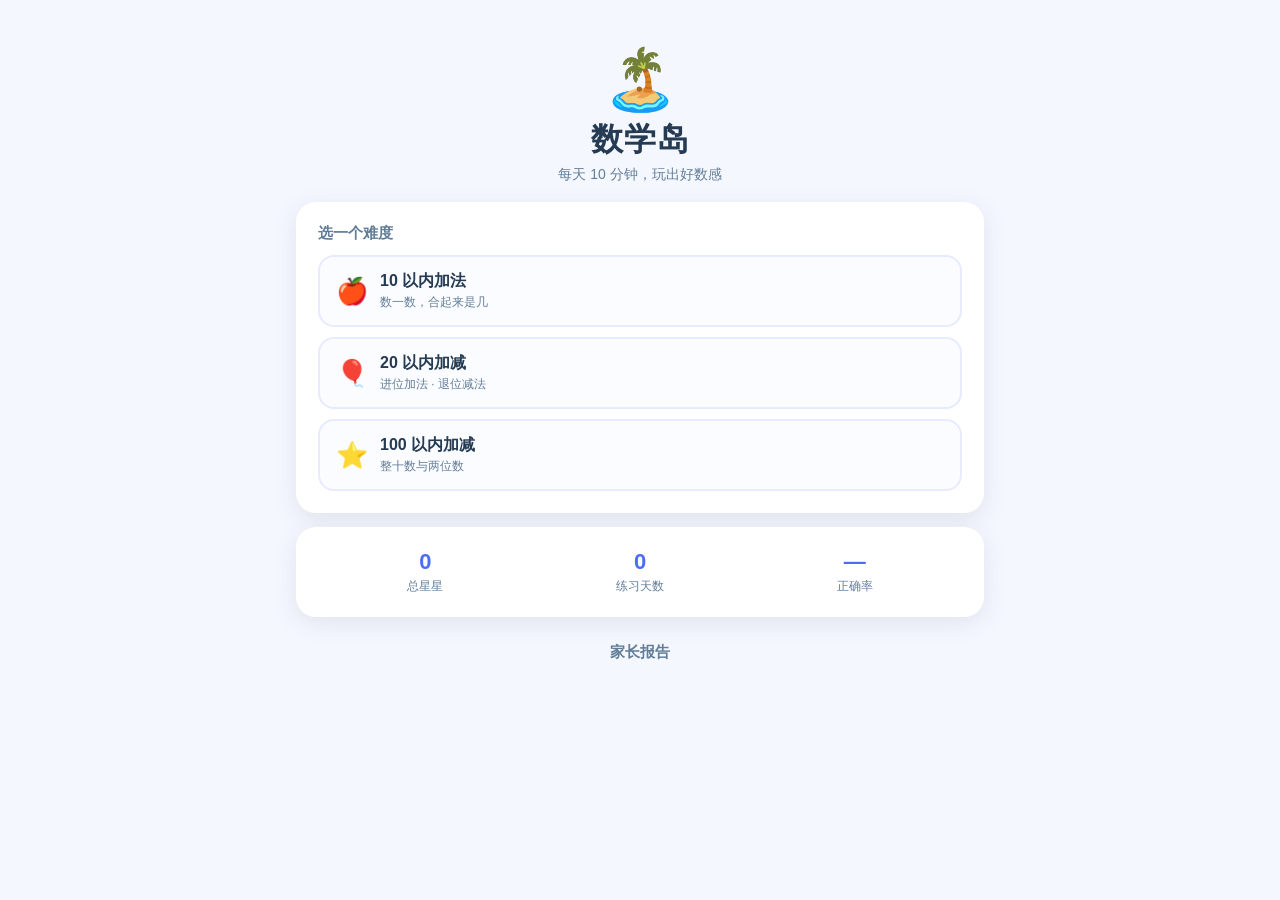
<file: index.html>
<!DOCTYPE html>
<html lang="zh-CN">
<head>
<meta charset="UTF-8">
<meta name="viewport" content="width=device-width, initial-scale=1.0, maximum-scale=1.0, user-scalable=no, viewport-fit=cover">
<meta name="theme-color" content="#4c6ef5">
<meta name="apple-mobile-web-app-capable" content="yes">
<meta name="apple-mobile-web-app-status-bar-style" content="default">
<meta name="apple-mobile-web-app-title" content="数学岛">
<title>数学岛 · 数感训练</title>
<link rel="manifest" href="manifest.json">
<link rel="apple-touch-icon" href="icon.svg">
<link rel="stylesheet" href="styles.css">
</head>
<body>

<div id="app">

  <!-- ========== 首页 ========== -->
  <section id="view-home" class="view active">
    <header class="hero">
      <div class="logo">🏝️</div>
      <h1>数学岛</h1>
      <p class="sub">每天 10 分钟，玩出好数感</p>
    </header>

    <div class="card">
      <h2 class="card-title">选一个难度</h2>
      <div class="level-list" id="levelList"><!-- JS 注入 --></div>
    </div>

    <div class="card stats-card">
      <div class="stat"><span class="stat-num" id="homeStars">0</span><span class="stat-lbl">总星星</span></div>
      <div class="stat"><span class="stat-num" id="homeDays">0</span><span class="stat-lbl">练习天数</span></div>
      <div class="stat"><span class="stat-num" id="homeAcc">—</span><span class="stat-lbl">正确率</span></div>
    </div>
    <button class="btn btn-ghost" id="btnParent">家长报告</button>
  </section>

  <!-- ========== 答题 ========== -->
  <section id="view-quiz" class="view">
    <header class="quiz-bar">
      <button class="icon-btn" id="btnQuit" aria-label="退出">✕</button>
      <div class="progress-wrap"><div class="progress" id="progress"></div></div>
      <div class="star-counter">⭐ <span id="quizStars">0</span></div>
    </header>

    <div class="quiz-body">
      <div class="stage-tag" id="stageTag">数一数</div>
      <div class="question" id="question"><!-- 题目区 --></div>
      <div class="hint-bar" id="hintBar"></div>
    </div>

    <div class="answers" id="answers"><!-- 选项 --></div>
    <div class="feedback" id="feedback"></div>
  </section>

  <!-- ========== 结算 ========== -->
  <section id="view-result" class="view">
    <div class="result-card">
      <div class="result-emoji" id="resultEmoji">🎉</div>
      <h2 id="resultTitle">真棒！</h2>
      <div class="result-stars" id="resultStars">⭐⭐⭐</div>
      <p class="result-sub" id="resultSub"></p>
      <button class="btn btn-primary" id="btnAgain">再来一轮</button>
      <button class="btn btn-ghost" id="btnBackHome">回到首页</button>
    </div>
  </section>

  <!-- ========== 家长报告 ========== -->
  <section id="view-parent" class="view">
    <header class="hero small">
      <h1>家长报告</h1>
    </header>
    <div class="card" id="parentStats"></div>
    <div class="card" id="parentDaily"></div>
    <button class="btn btn-ghost" id="btnParentBack">返回</button>
    <button class="btn btn-danger" id="btnReset">清空记录</button>
  </section>

</div>

<script src="hint.js"></script>
<script src="app.js"></script>
</body>
</html>
</file>
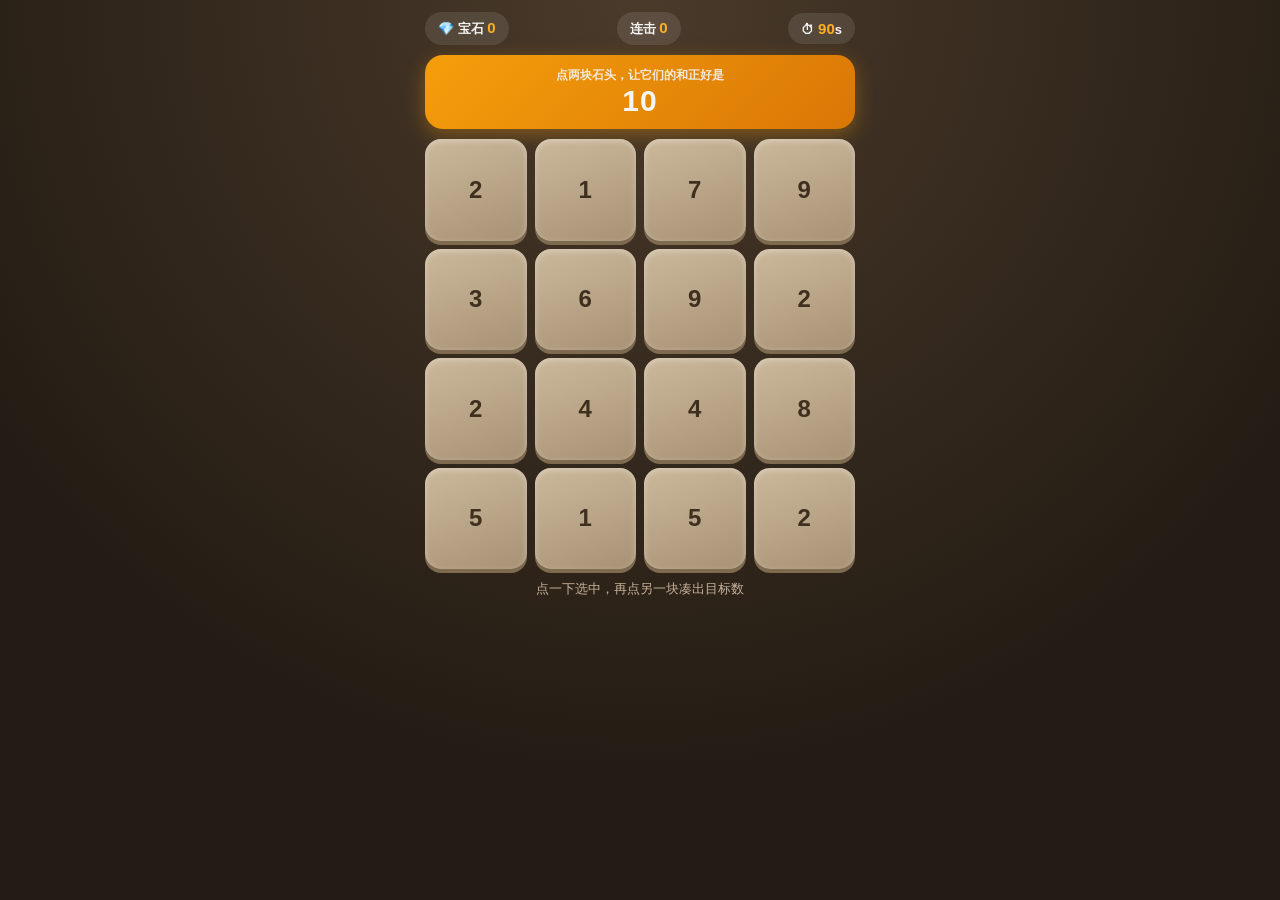
<file: demo-mine.html>
<!DOCTYPE html>
<html lang="zh-CN">
<head>
<meta charset="UTF-8">
<meta name="viewport" content="width=device-width,initial-scale=1,maximum-scale=1,user-scalable=no,viewport-fit=cover">
<meta name="theme-color" content="#2b2118">
<title>宝石矿工 · 玩法原型</title>
<style>
:root{--g:#22c55e;--g2:#16a34a;--amber:#ffb020;--red:#ef4444;--ink:#f5f5f4}
*{box-sizing:border-box;-webkit-tap-highlight-color:transparent}
html,body{height:100%}
body{
  margin:0;padding:12px;
  font-family:-apple-system,BlinkMacSystemFont,"PingFang SC","Microsoft YaHei",sans-serif;
  background:radial-gradient(circle at 50% 0%,#4a3a2a 0%,#241c14 70%);
  color:var(--ink);user-select:none;
  display:flex;flex-direction:column;align-items:center;gap:10px;
  min-height:100%;overscroll-behavior:none;
}
.bar{
  width:100%;max-width:430px;display:flex;justify-content:space-between;
  align-items:center;gap:8px;font-size:13px;font-weight:800;
}
.bar .pill{background:rgba(255,255,255,.1);padding:7px 13px;border-radius:99px;white-space:nowrap}
.bar .pill b{color:var(--amber);font-size:15px}
.bar .time.low b{color:var(--red);animation:blink .7s infinite}
@keyframes blink{50%{opacity:.35}}

.goal{
  width:100%;max-width:430px;text-align:center;
  background:linear-gradient(135deg,#f59e0b,#d97706);
  border-radius:18px;padding:12px;box-shadow:0 6px 20px rgba(245,158,11,.35);
}
.goal .t{font-size:12px;font-weight:800;opacity:.9}
.goal .n{font-size:30px;font-weight:900;line-height:1.1;letter-spacing:1px}

.board{
  width:100%;max-width:430px;display:grid;gap:8px;
  grid-template-columns:repeat(4,1fr);
}
.rock{
  aspect-ratio:1;border:none;border-radius:16px;cursor:pointer;
  font-family:inherit;font-size:clamp(17px,5vw,24px);font-weight:900;
  color:#3f2f1f;
  background:linear-gradient(160deg,#cbb89a,#a89275);
  box-shadow:0 4px 0 #7d6a4f,inset 0 2px 6px rgba(255,255,255,.35);
  display:flex;align-items:center;justify-content:center;
  transition:transform .1s,box-shadow .1s,filter .15s;
  touch-action:manipulation;
}
.rock:active{transform:translateY(2px);box-shadow:0 2px 0 #7d6a4f}
.rock.sel{
  background:linear-gradient(160deg,#5eead4,#14b8a6);color:#04332c;
  box-shadow:0 0 0 4px #14b8a6,0 4px 0 #0f766e;transform:translateY(2px) scale(1.04);
}
.rock.gem{background:linear-gradient(160deg,#5eead4,#22d3ee);box-shadow:0 0 22px #22d3ee}
.rock.bad{background:linear-gradient(160deg,#fca5a5,#ef4444);animation:shk .38s}
@keyframes shk{0%,100%{transform:translateX(0)}25%{transform:translateX(-6px)}75%{transform:translateX(6px)}}
.rock.empty{background:rgba(255,255,255,.05);box-shadow:none;cursor:default}

.tip{width:100%;max-width:430px;text-align:center;font-size:12.5px;color:#c7b299;line-height:1.6;min-height:20px}
.combo{
  position:fixed;left:50%;top:26%;transform:translate(-50%,0);
  font-size:30px;font-weight:900;color:var(--amber);text-shadow:0 3px 0 #000,0 0 20px rgba(255,176,32,.7);
  pointer-events:none;animation:cb .8s ease forwards;z-index:9;
}
@keyframes cb{0%{opacity:0;transform:translate(-50%,10px) scale(.6)}
  30%{opacity:1;transform:translate(-50%,0) scale(1.15)}
  100%{opacity:0;transform:translate(-50%,-40px) scale(1)}}

.mask{
  position:fixed;inset:0;background:rgba(0,0,0,.7);display:flex;
  align-items:center;justify-content:center;padding:22px;z-index:20;
}
.mbox{
  background:#2f2418;border:2px solid #5c4a33;border-radius:22px;padding:24px 20px;
  width:100%;max-width:330px;text-align:center;color:var(--ink);
}
.mbox h2{margin:0 0 6px;font-size:21px}
.mbox p{margin:0 0 16px;font-size:14px;color:#c7b299;line-height:1.7}
.mbox button{
  width:100%;padding:14px;border:none;border-radius:14px;
  background:linear-gradient(135deg,#22c55e,#16a34a);color:#fff;
  font-size:16px;font-weight:800;font-family:inherit;cursor:pointer;
}
.mbox button:active{transform:scale(.97)}
.stars{font-size:26px;letter-spacing:5px;margin:4px 0 10px}
</style>
</head>
<body>

<div class="bar">
  <span class="pill">💎 宝石 <b id="score">0</b></span>
  <span class="pill" id="comboBox">连击 <b id="combo">0</b></span>
  <span class="pill time" id="timeBox">⏱ <b id="time">90</b>s</span>
</div>

<div class="goal">
  <div class="t">点两块石头，让它们的和正好是</div>
  <div class="n" id="goal">10</div>
</div>

<div class="board" id="board"></div>
<div class="tip" id="tip">点一下选中，再点另一块凑出目标数</div>

<script>
(function(){
  var TARGETS = [10, 20, 50, 100];
  var LEVEL_TIME = 75;

  var stage = 0, target = TARGETS[0], score = 0, combo = 0, timeLeft = LEVEL_TIME;
  var grid = [], sel = [], locked = false, timer = null;

  var $board = document.getElementById('board');
  var $goal = document.getElementById('goal');
  var $score = document.getElementById('score');
  var $combo = document.getElementById('combo');
  var $time = document.getElementById('time');
  var $tip = document.getElementById('tip');
  var $timeBox = document.getElementById('timeBox');

  var COLS = 4, ROWS = 4;

  function ri(a,b){ return a + Math.floor(Math.random()*(b-a+1)); }
  function shuffle(a){ for(var i=a.length-1;i>0;i--){var j=Math.floor(Math.random()*(i+1));var t=a[i];a[i]=a[j];a[j]=t;} return a; }

  /* 生成一个数：偏向"凑起来有教学意义"的数 */
  function makeNum(){
    var r = Math.random();
    if (target <= 20){
      if (r < .45) return ri(1, 9);                    // 个位数，练凑十
      if (r < .8) return ri(1, 9) * 10 / 10 + 0;       // 同上
      return ri(2, 9);
    }
    if (r < .3) return ri(1, 9) * 10;                  // 整十
    if (r < .55) return ri(1, 9) * 10 + ri(1, 9);      // 两位
    if (r < .75) return ri(2, 9) * 10;
    return ri(11, target - 1);
  }

  /* 塞入足量"能配对"的数字，保证有解 */
  function buildGrid(){
    var n = ROWS * COLS;
    var arr = new Array(n);
    var pairs = Math.max(3, Math.floor(n / 4));
    var used = {};
    var idxPool = shuffle(Array.from({length:n}, function(_,i){return i;}));
    var k = 0;
    for (var p = 0; p < pairs && k + 1 < n; p++){
      var a = ri(1, target - 1);
      var b = target - a;
      if (b < 1) continue;
      var ia = idxPool[k++], ib = idxPool[k++];
      arr[ia] = a; arr[ib] = b;
      used[a] = 1; used[b] = 1;
    }
    for (var i = 0; i < n; i++){
      if (arr[i] === undefined) arr[i] = makeNum();
    }
    grid = arr;
  }

  function render(){
    $board.innerHTML = '';
    grid.forEach(function(v, i){
      var b = document.createElement('button');
      b.className = 'rock' + (sel.indexOf(i) >= 0 ? ' sel' : '');
      b.textContent = v === 0 ? '' : v;
      if (v === 0) b.classList.add('empty');
      b.addEventListener('click', function(){ tap(i); });
      $board.appendChild(b);
    });
    $goal.textContent = target;
    $score.textContent = score;
    $combo.textContent = combo;
  }

  function tap(i){
    if (locked || grid[i] === 0) return;
    var at = sel.indexOf(i);
    if (at >= 0){ sel.splice(at,1); render(); return; }
    sel.push(i);
    render();
    if (sel.length === 2) check();
  }

  function check(){
    locked = true;
    var a = grid[sel[0]], b = grid[sel[1]];
    if (a + b === target){
      // 命中
      combo++;
      var gain = 10 * combo;
      score += gain;
      $score.textContent = score;      // 立即回馈，别等重绘（爽感就靠这个即时性）
      $combo.textContent = combo;
      var cells = $board.children;
      sel.forEach(function(i){ grid[i] = 0; cells[i].classList.add('gem'); });
      if (combo >= 2) showCombo('连击 ×' + combo + '  +' + gain);
      $tip.textContent = a + ' + ' + b + ' = ' + target + '　💎 炸开啦！+' + gain;
      setTimeout(function(){
        sel = []; locked = false;
        refill();
        ensureSolvable();
        render();          // 必须先改数据再渲染，否则屏幕数字和实际数据不一致
      }, 420);
    } else {
      // 落空
      combo = 0;
      $combo.textContent = combo;      // 连击断了也要立刻看到
      var cells2 = $board.children;
      sel.forEach(function(i){ cells2[i].classList.add('bad'); });
      $tip.textContent = a + ' + ' + b + ' = ' + (a + b) + '，不是 ' + target + '，再想想';
      setTimeout(function(){
        sel = []; locked = false; render();
      }, 460);
    }
  }

  function refill(){
    for (var i = 0; i < grid.length; i++) if (grid[i] === 0) grid[i] = makeNum();
  }

  /* 保证盘面还有解：没有配对就塞一对进去 */
  function ensureSolvable(){
    var cnt = {};
    grid.forEach(function (v) { if (v) cnt[v] = (cnt[v] || 0) + 1; });
    var ok = false;
    for (var i = 0; i < grid.length && !ok; i++) {
      var v = grid[i];
      if (!v) continue;
      var need = target - v;
      if (need >= 1 && cnt[need] !== undefined) {
        if (need === v ? cnt[need] >= 2 : true) ok = true;
      }
    }
    if (!ok) {
      var a = ri(1, target - 1), b = target - a;
      var i1 = ri(0, grid.length - 1), i2 = ri(0, grid.length - 1);
      while (i2 === i1) i2 = ri(0, grid.length - 1);
      grid[i1] = a; grid[i2] = b;
    }
  }

  function showCombo(txt){
    var d = document.createElement('div');
    d.className = 'combo';
    d.textContent = txt;
    document.body.appendChild(d);
    setTimeout(function(){ if (d.parentNode) d.parentNode.removeChild(d); }, 850);
  }

  function tick(){
    timeLeft--;
    $time.textContent = timeLeft;
    $timeBox.classList.toggle('low', timeLeft <= 15);
    if (timeLeft <= 0) nextStage();
  }

  function nextStage(){
    clearInterval(timer);
    locked = true;
    stage++;
    if (stage >= TARGETS.length){ finish(); return; }
    target = TARGETS[stage];
    timeLeft = LEVEL_TIME;
    sel = [];
    buildGrid(); render();
    $time.textContent = timeLeft;
    $timeBox.classList.remove('low');
    var d = document.createElement('div');
    d.className = 'mask';
    d.innerHTML = '<div class="mbox"><h2>⛏️ 挖到更深处！</h2>' +
      '<p>新目标：凑出 <b>' + target + '</b><br>宝石 ' + score + ' 颗</p>' +
      '<button id="goon">继续挖</button></div>';
    document.body.appendChild(d);
    d.querySelector('#goon').addEventListener('click', function(){
      document.body.removeChild(d);
      locked = false;
      timer = setInterval(tick, 1000);
    });
  }

  function finish(){
    var stars = score >= 600 ? 3 : score >= 300 ? 2 : score >= 120 ? 1 : 0;
    var d = document.createElement('div');
    d.className = 'mask';
    d.innerHTML = '<div class="mbox"><h2>🎉 收工啦</h2>' +
      '<div class="stars">' + '⭐'.repeat(stars) + '☆'.repeat(3-stars) + '</div>' +
      '<p>一共挖到 <b>' + score + '</b> 颗宝石</p>' +
      '<button id="again">再挖一次</button></div>';
    document.body.appendChild(d);
    d.querySelector('#again').addEventListener('click', function(){ location.reload(); });
  }

  buildGrid();
  render();
  timer = setInterval(tick, 1000);
})();
</script>
</body>
</html>
</file>
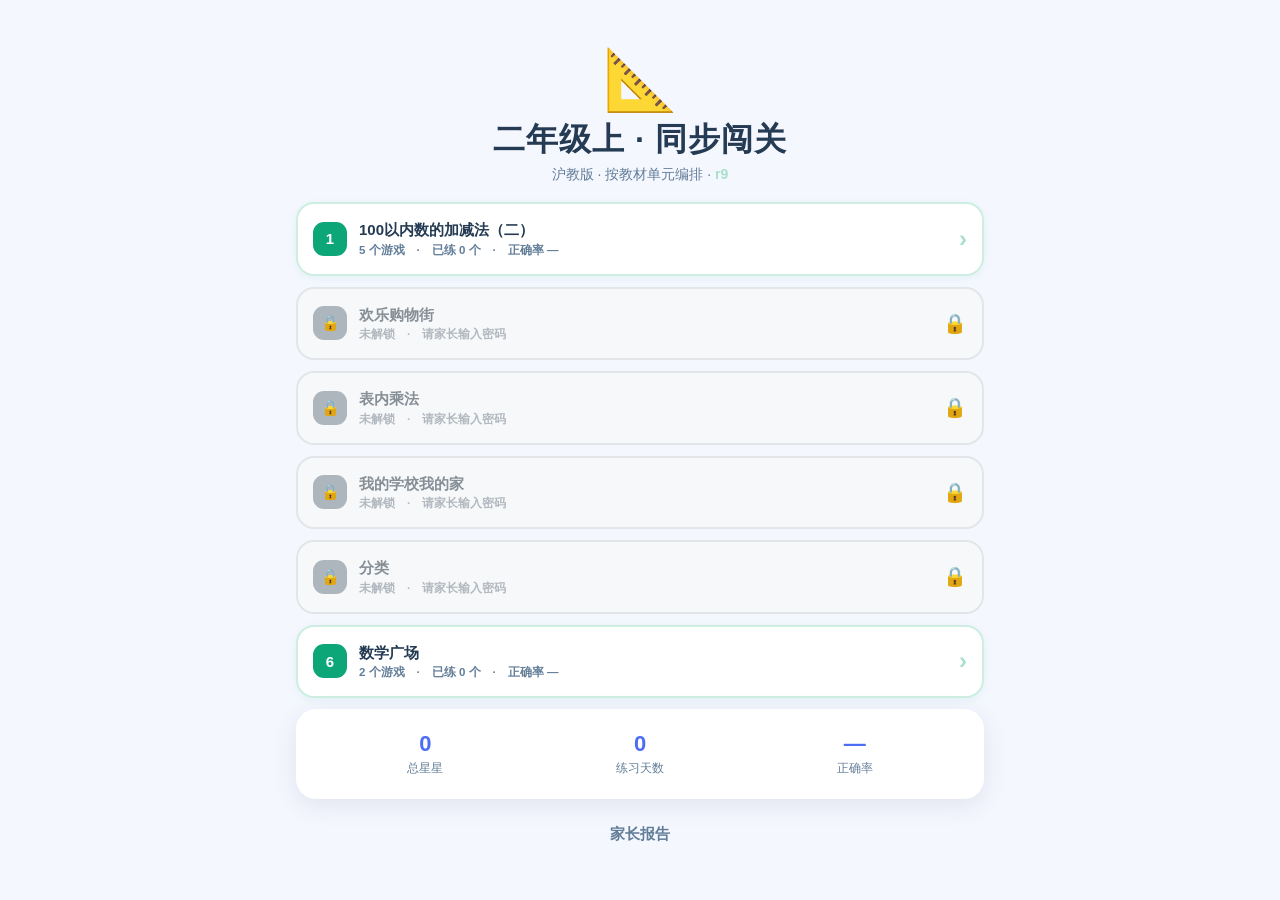
<file: grade2.html>
<!DOCTYPE html>
<html lang="zh-CN">
<head>
<meta charset="UTF-8">
<meta name="viewport" content="width=device-width, initial-scale=1.0, maximum-scale=1.0, user-scalable=no, viewport-fit=cover">
<meta name="theme-color" content="#0ca678">
<meta name="apple-mobile-web-app-capable" content="yes">
<meta name="apple-mobile-web-app-title" content="二上闯关">
<title>二年级数学 · 同步闯关（沪教版）</title>
<link rel="stylesheet" href="grade2.css">
</head>
<body>

<div id="app">

  <!-- ========== 首页 ========== -->
  <section id="view-home" class="view active">
    <header class="hero">
      <div class="logo">📐</div>
      <h1>二年级上 · 同步闯关</h1>
      <p class="sub">沪教版 · 按教材单元编排 · <span id="verTag" class="ver-tag"></span></p>
    </header>

    <div id="unitList"><!-- JS 注入：按单元分组 --></div>

    <div class="card stats-card">
      <div class="stat"><span class="stat-num" id="homeStars">0</span><span class="stat-lbl">总星星</span></div>
      <div class="stat"><span class="stat-num" id="homeDays">0</span><span class="stat-lbl">练习天数</span></div>
      <div class="stat"><span class="stat-num" id="homeAcc">—</span><span class="stat-lbl">正确率</span></div>
    </div>

    <button class="btn btn-ghost" id="btnParent">家长报告</button>
  </section>

  <!-- ========== 单元内页 ========== -->
  <section id="view-unit" class="view">
    <header class="unit-bar">
      <button class="icon-btn" id="btnUnitBack" aria-label="返回">←</button>
      <div class="unit-title-text" id="unitTitle">单元</div>
      <div class="star-counter">⭐ <span id="unitStars">0</span></div>
    </header>
    <div id="modeList"></div>
    <div class="card stats-card" id="unitStats"></div>
  </section>

  <!-- ========== 答题 ========== -->
  <section id="view-quiz" class="view">
    <header class="quiz-bar">
      <button class="icon-btn" id="btnQuit" aria-label="退出">✕</button>
      <div class="progress-wrap"><div class="progress" id="progress"></div></div>
      <div class="star-counter">⭐ <span id="quizStars">0</span></div>
    </header>

    <div class="quiz-body">
      <div class="stage-tag" id="stageTag">乘法与除法</div>
      <div class="question" id="question"></div>
      <div class="hint-bar" id="hintBar"></div>
    </div>

    <div class="answers" id="answers"></div>
    <div class="feedback" id="feedback"></div>
  </section>

  <!-- ========== 结算 ========== -->
  <section id="view-result" class="view">
    <div class="result-card">
      <div class="result-emoji" id="resultEmoji">🎉</div>
      <h2 id="resultTitle">真棒！</h2>
      <div class="result-stars" id="resultStars">⭐⭐⭐</div>
      <p class="result-sub" id="resultSub"></p>
      <button class="btn btn-primary" id="btnAgain">再来一轮</button>
      <button class="btn btn-ghost" id="btnBackHome">回到首页</button>
    </div>
  </section>

  <!-- ========== 家长报告 ========== -->
  <section id="view-parent" class="view">
    <header class="hero small"><h1>家长报告</h1></header>
    <div class="card" id="parentStats"></div>
    <div class="card" id="parentDaily"></div>
    <div class="card" id="parentModes"></div>
    <div class="env-line" id="parentEnv"></div>
    <button class="btn btn-ghost" id="btnParentBack">返回</button>
    <button class="btn btn-ghost" id="btnRelock">🔒 重新锁上 2~5 单元</button>
    <button class="btn btn-danger" id="btnReset">清空记录</button>
  </section>

</div>

<script src="hint.js"></script>
<script src="drag.js"></script>
<script src="drag-extra.js"></script>
<script src="match.js"></script>
<script src="mine.js"></script>
<script src="balance.js"></script>
<script src="grade2.js"></script>
</body>
</html>
</file>
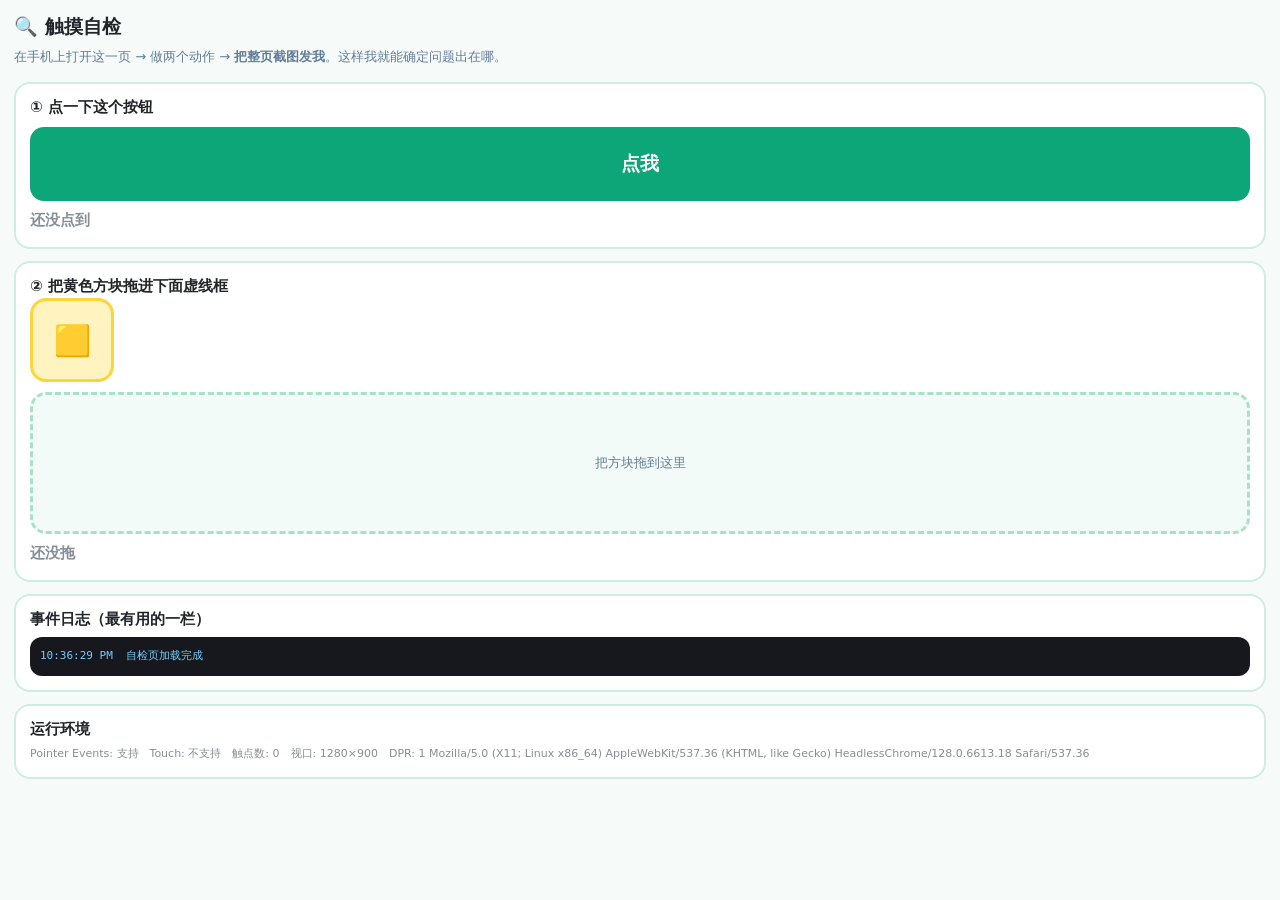
<file: touch-test.html>
<!DOCTYPE html>
<html lang="zh-CN">
<head>
<meta charset="UTF-8">
<meta name="viewport" content="width=device-width,initial-scale=1,maximum-scale=1,user-scalable=no,viewport-fit=cover">
<title>触摸自检</title>
<style>
body{font-family:system-ui,-apple-system,"PingFang SC",sans-serif;margin:0;padding:14px;background:#f6fbf9;color:#212529}
h1{font-size:19px;margin:0 0 6px}
.sub{font-size:13px;color:#627d98;margin:0 0 14px;line-height:1.7}
.card{background:#fff;border:2px solid #cdeee0;border-radius:16px;padding:14px;margin-bottom:12px}
.big-btn{width:100%;padding:24px;font-size:19px;font-weight:800;border:none;border-radius:14px;
  background:#0ca678;color:#fff;font-family:inherit;touch-action:manipulation}
.big-btn:active{transform:scale(.97)}
.result{font-size:15px;font-weight:800;margin-top:10px;min-height:22px;color:#868e96}
.ok{color:#0ca678}
.bad{color:#e03131}
.dragbox{width:78px;height:78px;border-radius:16px;background:#fff3bf;border:3px solid #ffd43b;
  display:flex;align-items:center;justify-content:center;font-size:30px;
  touch-action:none;-webkit-user-select:none;user-select:none;position:relative;z-index:2}
.dropzone{min-height:116px;border:3px dashed #a8e0c8;border-radius:16px;background:#f2fbf7;
  display:flex;align-items:center;justify-content:center;padding:10px;margin-top:10px;
  font-size:13px;color:#627d98;touch-action:none}
.log{background:#16181d;color:#7cf;font:11px/1.7 ui-monospace,Consolas,monospace;padding:10px;
  border-radius:12px;max-height:240px;overflow:auto;white-space:pre-wrap;-webkit-user-select:text}
.env{font-size:11px;color:#868e96;line-height:1.7;word-break:break-all}
</style>
</head>
<body>

<h1>🔍 触摸自检</h1>
<p class="sub">在手机上打开这一页 → 做两个动作 → <b>把整页截图发我</b>。这样我就能确定问题出在哪。</p>

<div class="card">
  <div style="font-size:15px;font-weight:800;margin-bottom:10px">① 点一下这个按钮</div>
  <button class="big-btn" id="btn">点我</button>
  <div class="result" id="btnResult">还没点到</div>
</div>

<div class="card">
  <div style="font-size:15px;font-weight:800;margin-bottom:2px">② 把黄色方块拖进下面虚线框</div>
  <div class="dragbox" id="box">🟨</div>
  <div class="dropzone" id="zone">把方块拖到这里</div>
  <div class="result" id="dragResult">还没拖</div>
</div>

<div class="card">
  <div style="font-size:15px;font-weight:800;margin-bottom:8px">事件日志（最有用的一栏）</div>
  <div class="log" id="log"></div>
</div>

<div class="card">
  <div style="font-size:15px;font-weight:800;margin-bottom:6px">运行环境</div>
  <div class="env" id="env"></div>
</div>

<script>
(function () {
  var logEl = document.getElementById('log');
  function log(m) {
    logEl.textContent = new Date().toLocaleTimeString() + '  ' + m + '\n' + logEl.textContent;
  }

  var HAS_PE = typeof window.PointerEvent === 'function';
  document.getElementById('env').textContent =
    'Pointer Events: ' + (HAS_PE ? '支持' : '不支持') +
    '　Touch: ' + ('ontouchstart' in window ? '支持' : '不支持') +
    '　触点数: ' + (navigator.maxTouchPoints || 0) +
    '　视口: ' + window.innerWidth + '×' + window.innerHeight +
    '　DPR: ' + (window.devicePixelRatio || 1) + '\n' + navigator.userAgent;

  ['pointerdown', 'touchstart', 'pointerup', 'touchend', 'click'].forEach(function (t) {
    document.addEventListener(t, function (e) {
      var el = e.target;
      var c = (el && typeof el.className === 'string' && el.className) ? '.' + el.className.split(' ')[0] : '';
      var n = (e.touches && e.touches.length) ? ' touches=' + e.touches.length : '';
      log(t + ' → ' + (el ? el.tagName : '?') + c + n);
    }, true);
  });

  var n = 0;
  var btn = document.getElementById('btn');
  var res = document.getElementById('btnResult');
  function hit() {
    n++;
    res.textContent = '✅ 收到点击 ' + n + ' 次';
    res.className = 'result ok';
    log('★ 按钮点击成功');
  }
  btn.addEventListener('click', hit);
  btn.addEventListener('touchend', function (e) { e.preventDefault(); hit(); });

  var box = document.getElementById('box');
  var zone = document.getElementById('zone');
  var dres = document.getElementById('dragResult');
  var downEv = HAS_PE ? 'pointerdown' : 'touchstart';
  var moveEv = HAS_PE ? 'pointermove' : 'touchmove';
  var upEv = HAS_PE ? 'pointerup' : 'touchend';

  function posOf(e) {
    if (e.touches && e.touches.length) return { x: e.touches[0].clientX, y: e.touches[0].clientY };
    if (e.changedTouches && e.changedTouches.length) return { x: e.changedTouches[0].clientX, y: e.changedTouches[0].clientY };
    return { x: e.clientX, y: e.clientY };
  }

  box.addEventListener(downEv, function (e) {
    var p0 = posOf(e);
    if (!p0) return;
    var sx = p0.x, sy = p0.y, lx = sx, ly = sy;
    box.style.opacity = '.75';
    log('拖拽开始 (' + Math.round(sx) + ',' + Math.round(sy) + ')');
    function mv(ev) {
      var p = posOf(ev);
      if (!p) return;
      lx = p.x; ly = p.y;
      box.style.transform = 'translate(' + (p.x - sx) + 'px,' + (p.y - sy) + 'px)';
    }
    function up(ev) {
      document.removeEventListener(moveEv, mv);
      document.removeEventListener(upEv, up);
      box.style.opacity = '';
      box.style.transform = '';
      var p = posOf(ev) || { x: lx, y: ly };
      var el = null;
      try { el = document.elementFromPoint(p.x, p.y); } catch (err) { }
      var inZone = !!(el && (el === zone || zone.contains(el)));
      log('拖拽结束，落点 ' + (el ? el.tagName : '空') + '，在框内: ' + (inZone ? '是' : '否') +
        '，移动 ' + Math.round(Math.sqrt((lx - sx) * (lx - sx) + (ly - sy) * (ly - sy))) + 'px');
      if (inZone) {
        dres.textContent = '✅ 拖拽成功';
        dres.className = 'result ok';
      } else {
        dres.textContent = '❌ 没落到框里（再试一次）';
        dres.className = 'result bad';
      }
    }
    document.addEventListener(moveEv, mv, { passive: false });
    document.addEventListener(upEv, up);
  });

  log('自检页加载完成');
})();
</script>
</body>
</html>
</file>
<file: styles.css>
/* 数学岛 — 响应式 + 童趣皮肤 */
:root{
  --bg:#f5f7ff;
  --card:#ffffff;
  --ink:#243b53;
  --ink-soft:#627d98;
  --blue:#4c6ef5;
  --blue-dark:#3b5bdb;
  --green:#2fb344;
  --red:#ef5350;
  --amber:#ffb020;
  --radius:20px;
  --shadow:0 6px 24px rgba(36,59,83,.10);
  --safe-b:env(safe-area-inset-bottom,0px);
}
*{box-sizing:border-box;-webkit-tap-highlight-color:transparent}
html,body{height:100%}
body{
  margin:0;
  font-family:-apple-system,BlinkMacSystemFont,"Segoe UI","PingFang SC","Microsoft YaHei",sans-serif;
  background:var(--bg);
  color:var(--ink);
  overscroll-behavior:none;
  user-select:none;
}
#app{
  max-width:640px;
  margin:0 auto;
  min-height:100%;
  padding:18px 16px calc(18px + var(--safe-b));
  display:flex;
  flex-direction:column;
}
.view{display:none;flex:1;flex-direction:column}
.view.active{display:flex;animation:fade .22s ease}
@keyframes fade{from{opacity:0;transform:translateY(6px)}to{opacity:1;transform:none}}

/* ---------- 首页 ---------- */
.hero{text-align:center;padding:22px 0 18px}
.hero.small{padding:8px 0 14px}
.logo{font-size:52px;line-height:1}
.hero h1{margin:8px 0 4px;font-size:28px;letter-spacing:1px}
.hero .sub{margin:0;color:var(--ink-soft);font-size:14px}

.card{
  background:var(--card);
  border-radius:var(--radius);
  box-shadow:var(--shadow);
  padding:16px;
  margin-bottom:14px;
}
.card-title{margin:0 0 12px;font-size:15px;color:var(--ink-soft);font-weight:600}

.level-list{display:flex;flex-direction:column;gap:10px}
.level-btn{
  display:flex;align-items:center;gap:12px;
  width:100%;padding:14px 16px;
  border:2px solid #e6ebff;border-radius:16px;
  background:#fbfcff;cursor:pointer;
  font-size:16px;font-weight:600;color:var(--ink);
  transition:transform .12s ease,border-color .12s,background .12s;
  text-align:left;
}
.level-btn:active{transform:scale(.975)}
.level-btn:hover{border-color:var(--blue);background:#f2f5ff}
.level-btn .lv-emoji{font-size:26px}
.level-btn .lv-meta{display:flex;flex-direction:column;gap:2px}
.level-btn .lv-desc{font-size:12px;color:var(--ink-soft);font-weight:400}

.stats-card{display:flex;justify-content:space-around;text-align:center}
.stat{display:flex;flex-direction:column;gap:3px;flex:1}
.stat-num{font-size:22px;font-weight:700;color:var(--blue)}
.stat-lbl{font-size:12px;color:var(--ink-soft)}

/* ---------- 按钮 ---------- */
.btn{
  display:block;width:100%;padding:15px;
  border:none;border-radius:16px;
  font-size:17px;font-weight:700;font-family:inherit;
  cursor:pointer;transition:transform .1s,filter .15s;
}
.btn:active{transform:scale(.98)}
.btn-primary{background:var(--blue);color:#fff;box-shadow:0 4px 14px rgba(76,110,245,.35)}
.btn-primary:hover{filter:brightness(1.06)}
.btn-ghost{background:transparent;color:var(--ink-soft);font-weight:600;font-size:15px;padding:12px}
.btn-ghost:hover{color:var(--blue)}
.btn-danger{background:transparent;color:var(--red);font-weight:600;font-size:14px;padding:10px}

/* ---------- 答题 ---------- */
.quiz-bar{display:flex;align-items:center;gap:12px;padding:4px 0 12px}
.icon-btn{
  width:38px;height:38px;flex:0 0 38px;
  border:none;border-radius:50%;background:#e8ecff;color:var(--ink-soft);
  font-size:17px;cursor:pointer;line-height:1;
}
.progress-wrap{flex:1;height:10px;background:#e8ecff;border-radius:99px;overflow:hidden}
.progress{height:100%;width:0;background:linear-gradient(90deg,var(--blue),#7c9cff);border-radius:99px;transition:width .3s ease}
.star-counter{font-size:15px;font-weight:700;color:var(--amber);white-space:nowrap}

.quiz-body{
  flex:1;display:flex;flex-direction:column;align-items:center;justify-content:center;
  gap:14px;min-height:0;
}
.stage-tag{
  font-size:12px;font-weight:700;letter-spacing:.5px;
  color:var(--blue);background:#eaefff;padding:5px 14px;border-radius:99px;
}
.question{
  font-size:clamp(26px,7vw,40px);
  font-weight:800;text-align:center;line-height:1.35;
  word-break:break-word;
}
/* 具象：实物图形 */
.objects{display:flex;flex-wrap:wrap;justify-content:center;gap:6px;max-width:100%}
.objects.big{font-size:clamp(22px,6vw,34px);line-height:1.1}
.objects.gone{opacity:.28}
.obj-row{display:flex;align-items:center;gap:10px;flex-wrap:wrap;justify-content:center}
.op-sign{font-size:34px;font-weight:800;color:var(--ink-soft)}
/* 形象：点阵 */
.dots{display:flex;flex-wrap:wrap;gap:5px;justify-content:center;max-width:240px}
.dot{width:16px;height:16px;border-radius:50%;background:var(--blue)}
.dot.b{background:var(--amber)}
.dot.off{background:#dde3f5}
.eq-line{font-size:clamp(24px,6.5vw,36px);font-weight:800}
.blank{
  display:inline-block;min-width:1.6em;border-bottom:5px solid var(--blue);
  color:var(--blue);
}

.answers{
  display:grid;grid-template-columns:repeat(2,1fr);gap:12px;
  padding-top:14px;
}
.ans-btn{
  padding:20px 8px;border:3px solid #e6ebff;border-radius:18px;
  background:#fff;font-size:26px;font-weight:800;color:var(--ink);
  font-family:inherit;cursor:pointer;
  transition:transform .1s,border-color .15s,background .15s;
  box-shadow:0 3px 10px rgba(36,59,83,.06);
}
.ans-btn:active{transform:scale(.96)}
.ans-btn:hover{border-color:var(--blue)}
.ans-btn.correct{border-color:var(--green);background:#e9f9ec;color:var(--green);animation:pop .3s}
.ans-btn.wrong{border-color:var(--red);background:#fdecec;color:var(--red);animation:shake .3s}
.ans-btn:disabled{cursor:default;opacity:.85}
@keyframes pop{0%{transform:scale(1)}50%{transform:scale(1.08)}100%{transform:scale(1)}}
@keyframes shake{0%,100%{transform:translateX(0)}25%{transform:translateX(-7px)}75%{transform:translateX(7px)}}

.feedback{
  height:26px;text-align:center;font-weight:700;font-size:16px;
  padding-top:8px;color:var(--green);
}
.feedback.bad{color:var(--red)}

/* 渐进提示：答错后给方向、不给答案。
   做成独立提示卡放在题目正下方——孩子眼睛不用离开题目就能看见。
   （r9 初版把它塞在选项下面当一行 14px 小字，实测「根本注意不到」） */
.hint-bar{
  display:none;width:100%;max-width:520px;text-align:left;
  background:#fff8e6;border:3px dashed var(--amber);border-radius:18px;
  padding:12px 14px;font-size:clamp(15px,4.3vw,18px);font-weight:800;
  line-height:1.45;color:#8a5a00;box-shadow:0 4px 14px rgba(255,176,32,.20);
}
.hint-bar.on{display:flex;gap:10px;align-items:flex-start;animation:hintPop .32s ease-out}
.hint-bar .hb-icon{font-size:1.4em;line-height:1;flex:0 0 auto;animation:hintSwing .7s ease-out 1}
.hint-bar .hb-tag{
  display:inline-block;background:var(--amber);color:#fff;border-radius:99px;
  font-size:11px;font-weight:800;padding:2px 8px;margin-right:6px;
  letter-spacing:.5px;vertical-align:2px;white-space:nowrap;
}
@keyframes hintPop{0%{opacity:0;transform:translateY(-10px) scale(.96)}100%{opacity:1;transform:none}}
@keyframes hintSwing{0%,100%{transform:rotate(0)}25%{transform:rotate(-18deg)}
  60%{transform:rotate(14deg)}80%{transform:rotate(-6deg)}}
@media (max-height:640px){
  .hint-bar{font-size:14px;padding:9px 11px;border-radius:14px}
}

/* 连击 */
.combo{
  position:fixed;left:50%;top:22%;transform:translateX(-50%);
  font-size:34px;font-weight:900;color:var(--amber);
  text-shadow:0 3px 0 #fff,0 0 18px rgba(255,176,32,.5);
  pointer-events:none;animation:comboAnim .9s ease forwards;z-index:50;
}
@keyframes comboAnim{0%{opacity:0;transform:translate(-50%,10px) scale(.6)}
  30%{opacity:1;transform:translate(-50%,0) scale(1.15)}
  100%{opacity:0;transform:translate(-50%,-38px) scale(1)}}

/* ---------- 结算 ---------- */
#view-result{align-items:center;justify-content:center}
.result-card{text-align:center;width:100%;padding:8px 0 20px}
.result-emoji{font-size:64px;animation:pop .5s}
.result-card h2{font-size:24px;margin:10px 0 6px}
.result-stars{font-size:32px;letter-spacing:4px;margin:6px 0 10px}
.result-sub{color:var(--ink-soft);font-size:15px;margin:0 0 22px}
.result-card .btn{margin-bottom:10px}

/* ---------- 家长报告 ---------- */
#view-parent .card{font-size:15px}
.p-row{display:flex;justify-content:space-between;padding:9px 0;border-bottom:1px solid #eef1fa}
.p-row:last-child{border-bottom:none}
.p-row span:last-child{font-weight:700;color:var(--blue)}
.day-row{display:flex;justify-content:space-between;padding:7px 0;font-size:14px;border-bottom:1px solid #f2f4fb}
.day-row:last-child{border-bottom:none}
.day-row .d{color:var(--ink-soft)}

/* ---------- 大屏（电脑/平板横屏） ---------- */
@media (min-width:768px){
  #app{max-width:720px;padding-top:28px}
  .logo{font-size:60px}
  .hero h1{font-size:32px}
  .answers{grid-template-columns:repeat(4,1fr)}
  .ans-btn{padding:24px 8px;font-size:30px}
  .card{padding:22px}
}
/* 横屏矮屏 */
@media (max-height:520px) and (orientation:landscape){
  .hero{padding:6px 0}
  .logo{display:none}
  .quiz-body{gap:8px}
  .stage-tag{display:none}
}
</file>
<file: grade2.css>
/* ===== 基础样式（原 styles.css 内容，为独立部署整段内联） ===== */
/* 数学岛 — 响应式 + 童趣皮肤 */
:root{
  --bg:#f5f7ff;
  --card:#ffffff;
  --ink:#243b53;
  --ink-soft:#627d98;
  --blue:#4c6ef5;
  --blue-dark:#3b5bdb;
  --green:#2fb344;
  --red:#ef5350;
  --amber:#ffb020;
  --radius:20px;
  --shadow:0 6px 24px rgba(36,59,83,.10);
  --safe-b:env(safe-area-inset-bottom,0px);
}
*{box-sizing:border-box;-webkit-tap-highlight-color:transparent}
html,body{height:100%}
body{
  margin:0;
  font-family:-apple-system,BlinkMacSystemFont,"Segoe UI","PingFang SC","Microsoft YaHei",sans-serif;
  background:var(--bg);
  color:var(--ink);
  overscroll-behavior:none;
  user-select:none;
}
#app{
  max-width:640px;
  margin:0 auto;
  min-height:100%;
  padding:18px 16px calc(18px + var(--safe-b));
  display:flex;
  flex-direction:column;
}
.view{display:none;flex:1;flex-direction:column}
.view.active{display:flex;animation:fade .22s ease}
@keyframes fade{from{opacity:0;transform:translateY(6px)}to{opacity:1;transform:none}}

/* ---------- 首页 ---------- */
.hero{text-align:center;padding:22px 0 18px}
.hero.small{padding:8px 0 14px}
.logo{font-size:52px;line-height:1}
.hero h1{margin:8px 0 4px;font-size:28px;letter-spacing:1px}
.hero .sub{margin:0;color:var(--ink-soft);font-size:14px}

.card{
  background:var(--card);
  border-radius:var(--radius);
  box-shadow:var(--shadow);
  padding:16px;
  margin-bottom:14px;
}
.card-title{margin:0 0 12px;font-size:15px;color:var(--ink-soft);font-weight:600}

.level-list{display:flex;flex-direction:column;gap:10px}
.level-btn{
  display:flex;align-items:center;gap:12px;
  width:100%;padding:14px 16px;
  border:2px solid #e6ebff;border-radius:16px;
  background:#fbfcff;cursor:pointer;
  font-size:16px;font-weight:600;color:var(--ink);
  transition:transform .12s ease,border-color .12s,background .12s;
  text-align:left;
}
.level-btn:active{transform:scale(.975)}
.level-btn:hover{border-color:var(--blue);background:#f2f5ff}
.level-btn .lv-emoji{font-size:26px}
.level-btn .lv-meta{display:flex;flex-direction:column;gap:2px}
.level-btn .lv-desc{font-size:12px;color:var(--ink-soft);font-weight:400}

.stats-card{display:flex;justify-content:space-around;text-align:center}
.stat{display:flex;flex-direction:column;gap:3px;flex:1}
.stat-num{font-size:22px;font-weight:700;color:var(--blue)}
.stat-lbl{font-size:12px;color:var(--ink-soft)}

/* ---------- 按钮 ---------- */
.btn{
  display:block;width:100%;padding:15px;
  border:none;border-radius:16px;
  font-size:17px;font-weight:700;font-family:inherit;
  cursor:pointer;transition:transform .1s,filter .15s;
}
.btn:active{transform:scale(.98)}
.btn-primary{background:var(--blue);color:#fff;box-shadow:0 4px 14px rgba(76,110,245,.35)}
.btn-primary:hover{filter:brightness(1.06)}
.btn-ghost{background:transparent;color:var(--ink-soft);font-weight:600;font-size:15px;padding:12px}
.btn-ghost:hover{color:var(--blue)}
.btn-danger{background:transparent;color:var(--red);font-weight:600;font-size:14px;padding:10px}

/* ---------- 答题 ---------- */
.quiz-bar{display:flex;align-items:center;gap:12px;padding:4px 0 12px}
.icon-btn{
  width:38px;height:38px;flex:0 0 38px;
  border:none;border-radius:50%;background:#e8ecff;color:var(--ink-soft);
  font-size:17px;cursor:pointer;line-height:1;
}
.progress-wrap{flex:1;height:10px;background:#e8ecff;border-radius:99px;overflow:hidden}
.progress{height:100%;width:0;background:linear-gradient(90deg,var(--blue),#7c9cff);border-radius:99px;transition:width .3s ease}
.star-counter{font-size:15px;font-weight:700;color:var(--amber);white-space:nowrap}

.quiz-body{
  flex:1;display:flex;flex-direction:column;align-items:center;justify-content:center;
  gap:14px;min-height:0;
}
.stage-tag{
  font-size:12px;font-weight:700;letter-spacing:.5px;
  color:var(--blue);background:#eaefff;padding:5px 14px;border-radius:99px;
}
.question{
  font-size:clamp(26px,7vw,40px);
  font-weight:800;text-align:center;line-height:1.35;
  word-break:break-word;
}
/* 具象：实物图形 */
.objects{display:flex;flex-wrap:wrap;justify-content:center;gap:6px;max-width:100%}
.objects.big{font-size:clamp(22px,6vw,34px);line-height:1.1}
.objects.gone{opacity:.28}
.obj-row{display:flex;align-items:center;gap:10px;flex-wrap:wrap;justify-content:center}
.op-sign{font-size:34px;font-weight:800;color:var(--ink-soft)}
/* 形象：点阵 */
.dots{display:flex;flex-wrap:wrap;gap:5px;justify-content:center;max-width:240px}
.dot{width:16px;height:16px;border-radius:50%;background:var(--blue)}
.dot.b{background:var(--amber)}
.dot.off{background:#dde3f5}
.eq-line{font-size:clamp(24px,6.5vw,36px);font-weight:800}
.blank{
  display:inline-block;min-width:1.6em;border-bottom:5px solid var(--blue);
  color:var(--blue);
}

.answers{
  display:grid;grid-template-columns:repeat(2,1fr);gap:12px;
  padding-top:14px;
}
.ans-btn{
  padding:20px 8px;border:3px solid #e6ebff;border-radius:18px;
  background:#fff;font-size:26px;font-weight:800;color:var(--ink);
  font-family:inherit;cursor:pointer;
  transition:transform .1s,border-color .15s,background .15s;
  box-shadow:0 3px 10px rgba(36,59,83,.06);
}
.ans-btn:active{transform:scale(.96)}
.ans-btn:hover{border-color:var(--blue)}
.ans-btn.correct{border-color:var(--green);background:#e9f9ec;color:var(--green);animation:pop .3s}
.ans-btn.wrong{border-color:var(--red);background:#fdecec;color:var(--red);animation:shake .3s}
.ans-btn:disabled{cursor:default;opacity:.85}
@keyframes pop{0%{transform:scale(1)}50%{transform:scale(1.08)}100%{transform:scale(1)}}
@keyframes shake{0%,100%{transform:translateX(0)}25%{transform:translateX(-7px)}75%{transform:translateX(7px)}}

.feedback{
  height:26px;text-align:center;font-weight:700;font-size:16px;
  padding-top:8px;color:var(--green);
}
.feedback.bad{color:var(--red)}

/* 渐进提示：答错后给方向、不给答案。
   做成独立提示卡放在题目正下方——孩子眼睛不用离开题目就能看见。
   （r9 初版把它塞在选项下面当一行 14px 小字，实测「根本注意不到」） */
.hint-bar{
  display:none;width:100%;max-width:520px;text-align:left;
  background:#fff8e6;border:3px dashed var(--amber);border-radius:18px;
  padding:12px 14px;font-size:clamp(15px,4.3vw,18px);font-weight:800;
  line-height:1.45;color:#8a5a00;box-shadow:0 4px 14px rgba(255,176,32,.20);
}
.hint-bar.on{display:flex;gap:10px;align-items:flex-start;animation:hintPop .32s ease-out}
.hint-bar .hb-icon{font-size:1.4em;line-height:1;flex:0 0 auto;animation:hintSwing .7s ease-out 1}
.hint-bar .hb-tag{
  display:inline-block;background:var(--amber);color:#fff;border-radius:99px;
  font-size:11px;font-weight:800;padding:2px 8px;margin-right:6px;
  letter-spacing:.5px;vertical-align:2px;white-space:nowrap;
}
@keyframes hintPop{0%{opacity:0;transform:translateY(-10px) scale(.96)}100%{opacity:1;transform:none}}
@keyframes hintSwing{0%,100%{transform:rotate(0)}25%{transform:rotate(-18deg)}
  60%{transform:rotate(14deg)}80%{transform:rotate(-6deg)}}
@media (max-height:640px){
  .hint-bar{font-size:14px;padding:9px 11px;border-radius:14px}
}

/* 连击 */
.combo{
  position:fixed;left:50%;top:22%;transform:translateX(-50%);
  font-size:34px;font-weight:900;color:var(--amber);
  text-shadow:0 3px 0 #fff,0 0 18px rgba(255,176,32,.5);
  pointer-events:none;animation:comboAnim .9s ease forwards;z-index:50;
}
@keyframes comboAnim{0%{opacity:0;transform:translate(-50%,10px) scale(.6)}
  30%{opacity:1;transform:translate(-50%,0) scale(1.15)}
  100%{opacity:0;transform:translate(-50%,-38px) scale(1)}}

/* ---------- 结算 ---------- */
#view-result{align-items:center;justify-content:center}
.result-card{text-align:center;width:100%;padding:8px 0 20px}
.result-emoji{font-size:64px;animation:pop .5s}
.result-card h2{font-size:24px;margin:10px 0 6px}
.result-stars{font-size:32px;letter-spacing:4px;margin:6px 0 10px}
.result-sub{color:var(--ink-soft);font-size:15px;margin:0 0 22px}
.result-card .btn{margin-bottom:10px}

/* ---------- 家长报告 ---------- */
#view-parent .card{font-size:15px}
.p-row{display:flex;justify-content:space-between;padding:9px 0;border-bottom:1px solid #eef1fa}
.p-row:last-child{border-bottom:none}
.p-row span:last-child{font-weight:700;color:var(--blue)}
.day-row{display:flex;justify-content:space-between;padding:7px 0;font-size:14px;border-bottom:1px solid #f2f4fb}
.day-row:last-child{border-bottom:none}
.day-row .d{color:var(--ink-soft)}

/* ---------- 大屏（电脑/平板横屏） ---------- */
@media (min-width:768px){
  #app{max-width:720px;padding-top:28px}
  .logo{font-size:60px}
  .hero h1{font-size:32px}
  .answers{grid-template-columns:repeat(4,1fr)}
  .ans-btn{padding:24px 8px;font-size:30px}
  .card{padding:22px}
}
/* 横屏矮屏 */
@media (max-height:520px) and (orientation:landscape){
  .hero{padding:6px 0}
  .logo{display:none}
  .quiz-body{gap:8px}
  .stage-tag{display:none}
}


/* ===== 以下为二年级闯关专属样式 ===== */
/* 二年级上同步闯关 — 追加样式（基础样式复用 styles.css） */
:root{
  --g2:#0ca678;
  --g2-dark:#087f5b;
}

/* 单元分组 */
.unit-block{margin-bottom:16px}
.unit-title{
  display:flex;align-items:center;gap:8px;
  font-size:14px;font-weight:800;color:var(--g2-dark);
  padding:0 4px 8px;
}
.unit-title .u-badge{
  background:var(--g2);color:#fff;font-size:11px;
  padding:2px 8px;border-radius:99px;font-weight:700;
}

/* 模式按钮 */
.mode-btn{
  display:flex;align-items:center;gap:12px;width:100%;
  padding:13px 15px;border:2px solid #e3f4ee;border-radius:16px;
  background:#fbfffd;cursor:pointer;text-align:left;
  font-size:16px;font-weight:700;color:var(--ink);
  margin-bottom:9px;transition:transform .12s,border-color .12s,background .12s;
}
.mode-btn:active{transform:scale(.975)}
.mode-btn:hover{border-color:var(--g2);background:#f2fbf7}
.mode-btn .m-emoji{font-size:24px}
.mode-btn .m-meta{display:flex;flex-direction:column;gap:2px}
.mode-btn .m-desc{font-size:12px;color:var(--ink-soft);font-weight:400}

/* ---------- 题目渲染 ---------- */
/* 竖式（右对齐等宽） */
.vcalc{
  display:inline-block;
  font-family:ui-monospace,Consolas,"Courier New",monospace;
  font-size:clamp(26px,6.5vw,38px);font-weight:800;line-height:1.32;
  text-align:right;margin-bottom:10px;padding:0 10px;
}
.vrow{display:flex;justify-content:flex-end;align-items:baseline;gap:6px}
.vop{color:var(--g2);margin-right:2px}
.vline{border-top:3px solid var(--ink);margin-top:5px;min-width:2.4em}

/* 提示小字 */
.hint{font-size:13px;color:var(--ink-soft);font-weight:400;display:inline-block;margin-top:5px}

/* 连加连减算式行 */
.addline{
  font-size:clamp(19px,4.8vw,28px);font-weight:800;text-align:center;
  letter-spacing:1px;margin-bottom:10px;color:var(--ink);word-break:break-word;
}

/* 分组实物：几个几 */
.groups{
  display:flex;flex-wrap:wrap;gap:12px;justify-content:center;
  margin-bottom:8px;max-width:100%;
}
.grp{
  background:#f2fbf7;border:2px dashed #a8e0c8;border-radius:14px;
  padding:7px 11px;font-size:clamp(17px,4.2vw,25px);
  letter-spacing:1.5px;line-height:1.15;
}

/* 方位十字 */
.compass{
  display:grid;grid-template-columns:repeat(3,minmax(50px,66px));
  gap:6px;justify-content:center;margin-bottom:10px;
}
.cdir{
  display:flex;align-items:center;justify-content:center;
  background:#f2fbf7;border:2px solid #a8e0c8;border-radius:12px;
  padding:9px 4px;font-size:clamp(16px,4vw,20px);font-weight:800;color:var(--ink);
}
.cdir.on{background:var(--g2);color:#fff;border-color:var(--g2)}
.cctr{display:flex;align-items:center;justify-content:center;font-size:26px}

/* 人民币 */
.money{font-size:clamp(28px,7vw,40px);text-align:center;margin-bottom:10px;letter-spacing:6px}

/* 图标行（分类 / 搭配 / 统计） */
.items{
  font-size:clamp(20px,5vw,30px);text-align:center;letter-spacing:4px;
  margin-bottom:10px;line-height:1.55;word-break:break-word;
}
.items.small{
  font-size:clamp(15px,3.8vw,21px);letter-spacing:2px;line-height:1.75;
  max-height:100px;overflow:hidden;
}

/* 统计表 */
.table{
  max-width:290px;margin:0 auto 10px;border:2px solid #a8e0c8;
  border-radius:12px;overflow:hidden;
}
.trow{
  display:flex;justify-content:space-between;padding:8px 14px;
  font-size:16px;font-weight:700;border-bottom:1px solid #e3f4ee;
}
.trow:last-child{border-bottom:none}
.trow span:last-child{color:var(--g2);font-weight:800}

/* 题目提问文字 */
.ask{
  font-size:clamp(14px,3.6vw,18px);font-weight:700;
  color:var(--ink);text-align:center;line-height:1.45;
}

/* ---------- 选项与主题色 ---------- */
.ans-btn.text{font-size:clamp(15px,3.7vw,21px);padding:19px 8px;letter-spacing:.3px;line-height:1.35}
.btn-primary{background:var(--g2);box-shadow:0 4px 14px rgba(12,166,120,.32)}
.btn-primary:hover{filter:brightness(1.06)}
.ans-btn:hover{border-color:var(--g2)}
.ans-btn.correct{border-color:var(--g2);background:#e9fbf3;color:var(--g2)}
.stage-tag{color:var(--g2);background:#e6f9f1}
.blank{border-bottom-color:var(--g2)}
.progress{background:linear-gradient(90deg,var(--g2),#63e6be)}
.icon-btn{background:#e3f7f0;color:var(--g2-dark)}
.dot{background:var(--g2)}
.dot.b{background:#ffa94d}

/* 大屏 */
@media (min-width:768px){
  .items.small{max-height:130px}
  .vcalc{font-size:42px}
}

/* ================= 拖拽玩法 ================= */
.drag-scene{width:100%;display:flex;flex-direction:column;gap:12px}
.drag-prompt{
  text-align:center;font-size:clamp(14px,3.7vw,18px);font-weight:800;
  color:var(--ink);line-height:1.5;
}
.drag-hint{text-align:center;font-size:12px;color:var(--ink-soft);margin-top:-4px}

/* 待拖区 */
.drag-pool{
  display:flex;flex-wrap:wrap;gap:10px;justify-content:center;
  min-height:64px;padding:10px;background:#f7fffb;
  border:2px dashed #b7e8d5;border-radius:16px;
}
.drag-pool.coins{gap:12px}
.drag-item{
  font-size:clamp(22px,6vw,32px);line-height:1;
  width:clamp(46px,12vw,58px);height:clamp(46px,12vw,58px);
  display:flex;align-items:center;justify-content:center;
  background:#fff;border:2px solid #cdeee0;border-radius:14px;
  box-shadow:0 2px 8px rgba(12,166,120,.12);
  cursor:grab;touch-action:none;user-select:none;
  transition:transform .12s ease,box-shadow .12s;
}
.drag-item:active{cursor:grabbing}
.drag-item.dragging{
  z-index:999;cursor:grabbing;
  box-shadow:0 10px 26px rgba(12,166,120,.34);
  border-color:var(--g2);
}
.drag-item.placed{
  border-color:var(--g2);background:#e9fbf3;
  animation:pop .32s ease;
}
.drag-item.shake{animation:shake .4s ease;border-color:var(--red);background:#fdecec}
.drag-item.used{opacity:.35;transform:scale(.86)}

/* 目标容器 */
.drag-bins{display:flex;gap:12px;justify-content:center;flex-wrap:wrap}
.drag-bin{
  flex:1;min-width:120px;max-width:200px;min-height:96px;
  background:#f2fbf7;border:3px solid #a8e0c8;border-radius:18px;
  padding:8px;display:flex;flex-direction:column;gap:6px;
}
.drag-bin.cashier{flex:1 1 100%;max-width:100%;min-height:92px;border-style:solid}
.drag-bin.over{border-color:var(--g2);background:#e6f9f1}
.bin-label{
  font-size:13px;font-weight:800;color:var(--g2-dark);text-align:center;
}
.bin-items{
  display:flex;flex-wrap:wrap;gap:5px;justify-content:center;align-items:center;
  min-height:44px;flex:1;
}
.bin-items .drag-item{
  width:auto;height:auto;min-width:34px;min-height:34px;
  font-size:clamp(17px,4.4vw,23px);padding:3px 5px;border-radius:10px;
}

/* ---------- 付钱 ---------- */
.pay-board{display:flex;flex-direction:column;gap:10px;align-items:center}
.pay-counter{
  display:flex;align-items:baseline;gap:6px;
  background:#fff;border:3px solid #a8e0c8;border-radius:16px;
  padding:10px 22px;box-shadow:0 3px 12px rgba(12,166,120,.12);
}
.pay-counter .pc-label{font-size:13px;color:var(--ink-soft);font-weight:700}
.pay-counter .pc-val{font-size:clamp(28px,7vw,38px);font-weight:900;color:var(--g2)}
.pay-counter .pc-unit{font-size:15px;font-weight:700;color:var(--ink-soft)}
.pay-counter.exact{border-color:var(--g2);animation:pop .35s ease}
.drag-item.coin{
  width:auto;height:auto;padding:12px 14px;border-radius:50%;
  font-size:clamp(15px,3.8vw,19px);font-weight:800;
}
.coin.v1{background:#fff5e6;border-color:#ffd8a8;color:#b8730a}
.coin.v2{background:#eef8ff;border-color:#a5d8ff;color:#1864ab}
.coin.v5{background:#f3f0ff;border-color:#d0bfff;color:#5f3dc4}
.coin.v10{background:#eefbf3;border-color:#a8e0c8;color:#087f5b}
.coin.v20{background:#fff0f6;border-color:#fcc2d7;color:#a61e4d}
.coin-fly{
  position:absolute;font-size:18px;font-weight:900;color:var(--g2);
  animation:flyUp .7s ease forwards;pointer-events:none;
}
@keyframes flyUp{
  0%{opacity:0;transform:translateY(6px)}
  30%{opacity:1}
  100%{opacity:0;transform:translateY(-42px) scale(1.3)}
}
.pay-result{
  font-size:clamp(14px,3.7vw,18px);font-weight:800;text-align:center;
  padding:9px 16px;border-radius:14px;animation:pop .35s ease;
}
.pay-result.good{background:#e9fbf3;color:var(--g2-dark)}
.pay-result.warn{background:#fff9e6;color:#b8730a}
.drag-bin.cashier{position:relative;overflow:visible}


/* 收银台实时差额提示 */
.pc-diff{font-size:13px;font-weight:800;margin-left:8px}
.pc-diff.need{color:#627d98}
.pc-diff.exact{color:#0ca678}
.pc-diff.over{color:#b8730a}

/* ================= 乘法消除玩法 ================= */
.mg-wrap{width:100%;display:flex;flex-direction:column;gap:10px;align-items:center}
.mg-bar{
  display:flex;justify-content:space-between;width:100%;gap:8px;
  font-size:13px;font-weight:800;color:#627d98;padding:0 4px;
}
.mg-bar b{color:var(--g2);font-size:17px}
.mg-time.urgent b{color:#e03131;animation:mgPulse .7s ease-in-out infinite}
@keyframes mgPulse{0%,100%{opacity:1}50%{opacity:.35}}
.mg-formula{
  min-height:26px;font-size:clamp(14px,3.8vw,18px);font-weight:800;
  color:#627d98;text-align:center;line-height:1.4;
}
.mg-formula.full{color:var(--ink)}
.mg-formula.hit{color:var(--g2);animation:pop .35s ease}
.mg-formula.warn{color:#b8730a}

.mg-board{display:grid;gap:5px;width:100%;max-width:430px}
.mg-cell{
  aspect-ratio:1;padding:0;font-family:inherit;
  background:#fff;border:2px solid var(--c,#cdeee0);color:var(--c,#0ca678);
  border-radius:12px;font-size:clamp(13px,3.8vw,19px);font-weight:900;
  display:flex;align-items:center;justify-content:center;
  cursor:pointer;touch-action:manipulation;
  transition:transform .12s ease,box-shadow .12s,background .15s,color .15s;
}
.mg-cell.empty{background:transparent;border-color:transparent;cursor:default}
.mg-cell.sel{
  background:var(--c,#0ca678);color:#fff;transform:scale(1.09);
  box-shadow:0 0 0 3px rgba(12,166,120,.45);z-index:2;
}
.mg-cell.bad{animation:shake .4s ease;background:#fdecec;border-color:#e03131;color:#e03131}
.mg-cell.hint{box-shadow:0 0 0 3px #ffd43b,0 0 14px rgba(255,212,59,.7);animation:mgPulse .5s ease 2}
.mg-cell.clear{transform:scale(0) rotate(18deg);opacity:0;transition:transform .3s ease,opacity .3s ease}
.mg-cell.drop{animation:mgDrop .32s ease}
@keyframes mgDrop{from{transform:translateY(-30px);opacity:0}to{transform:none;opacity:1}}

.mg-actions{display:flex;gap:10px;width:100%;max-width:430px}
.mg-actions button{
  flex:1;padding:11px;border-radius:14px;border:2px solid #a8e0c8;
  background:#f2fbf7;color:var(--g2-dark);font-size:14px;font-weight:800;
  cursor:pointer;font-family:inherit;
}
.mg-actions button:active{transform:scale(.97)}

/* ================= 竖式填数 ================= */
.vfill-calc{
  display:inline-block;
  font-family:ui-monospace,Consolas,"Courier New",monospace;
  font-size:clamp(24px,6vw,34px);font-weight:800;line-height:1.5;
  text-align:right;padding:0 10px;margin-bottom:4px;
}
.vfill-calc .vrow{display:flex;justify-content:flex-end;align-items:center;gap:7px}
.vdigit{min-width:.72em;text-align:center;color:var(--ink)}
.vslot{
  width:1.22em;height:1.32em;border:2px dashed var(--g2);border-radius:8px;
  background:#f2fbf7;display:inline-block;
}
.vslot.filled{
  border-style:solid;background:#e9fbf3;color:var(--g2-dark);
  display:inline-flex;align-items:center;justify-content:center;
  animation:pop .3s ease;width:auto;min-width:1.22em;padding:0 .1em;
}
.drag-item.chip{
  font-size:clamp(19px,5vw,26px);font-weight:900;color:var(--g2-dark);
  background:#f2fbf7;border-color:#a8e0c8;
  width:clamp(48px,13vw,62px);height:clamp(48px,13vw,62px);
  padding:0 4px;
}

/* ================= 点击计数 ================= */
.count-area{
  display:flex;flex-wrap:wrap;gap:7px;justify-content:center;
  padding:12px;background:#f7fffb;border:2px dashed #b7e8d5;border-radius:16px;
  max-height:200px;overflow-y:auto;
}
.count-item{
  font-size:clamp(19px,5.2vw,26px);line-height:1;
  width:clamp(36px,9.5vw,46px);height:clamp(36px,9.5vw,46px);
  display:flex;align-items:center;justify-content:center;
  background:#fff;border:2px solid #e3f4ee;border-radius:11px;
  cursor:pointer;font-family:inherit;padding:0;
  transition:transform .12s,background .15s,border-color .15s,opacity .2s;
}
.count-item:active{transform:scale(.9)}
.count-item.done{
  background:#e9fbf3;border-color:var(--g2);opacity:.5;transform:scale(.9);
}
.count-table{
  width:100%;max-width:350px;border:2px solid #a8e0c8;border-radius:14px;
  overflow:hidden;background:#fff;
}
.ctrow{
  display:flex;align-items:center;gap:8px;padding:8px 12px;
  font-size:14px;font-weight:700;border-bottom:1px solid #e3f4ee;
}
.ctrow:last-child{border-bottom:none}
.ctl{flex:0 0 auto;min-width:76px}
.ctb{flex:1;color:var(--g2);letter-spacing:-2px;font-size:14px;word-break:break-all;line-height:1.2}
.ctb i{color:#adb5bd;font-size:12px;font-style:normal;letter-spacing:0}
.ctn{flex:0 0 auto;font-size:17px;font-weight:900;color:var(--g2-dark);min-width:22px;text-align:right}

/* ================= 搭配连线 ================= */
.link-board{
  position:relative;display:flex;justify-content:space-between;gap:36px;
  width:100%;max-width:400px;padding:10px 4px;
}
.link-svg{
  position:absolute;inset:0;width:100%;height:100%;
  pointer-events:none;z-index:3;overflow:visible;
}
.link-line{
  stroke:var(--g2);stroke-width:3;stroke-linecap:round;
  animation:lineIn .3s ease;
}
@keyframes lineIn{from{opacity:0}to{opacity:1}}
.link-col{display:flex;flex-direction:column;gap:12px;position:relative;z-index:2}
.link-card{
  position:relative;display:flex;flex-direction:column;align-items:center;gap:3px;
  padding:8px 12px;background:#fff;border:2px solid #a8e0c8;border-radius:14px;
  cursor:grab;touch-action:none;user-select:none;
  font-size:12px;font-weight:800;color:var(--g2-dark);
  transition:transform .12s,border-color .15s,background .15s,box-shadow .15s;
}
.link-card .lc-emoji{font-size:26px;line-height:1}
.link-card.linked{border-color:var(--g2);background:#f2fbf7}
.link-card.dragging{z-index:999;border-color:var(--g2);box-shadow:0 8px 20px rgba(12,166,120,.3)}
.link-dot{position:absolute;top:-5px;right:-5px;font-size:9px;color:var(--g2)}

/* ================= 拖着排队 ================= */
.order-row{
  display:flex;gap:10px;justify-content:center;align-items:stretch;
  width:100%;max-width:400px;min-height:120px;
}
.order-card{
  flex:1;max-width:112px;display:flex;flex-direction:column;align-items:center;justify-content:center;gap:5px;
  padding:12px 6px;background:#fff;border:2px solid #cdeee0;border-radius:14px;
  cursor:grab;touch-action:none;user-select:none;
  transition:border-color .15s,box-shadow .15s;
}
.order-card .oc-emoji{font-size:clamp(24px,6.5vw,32px);line-height:1}
.order-card .oc-name{font-size:12px;font-weight:800;color:var(--g2-dark)}
.order-card.dragging{z-index:999;border-color:var(--g2);box-shadow:0 10px 24px rgba(12,166,120,.32)}

/* ================= 方向迷宫 ================= */
.maze-board{
  display:grid;gap:4px;width:100%;max-width:320px;
  background:#f2fbf7;border:2px solid #a8e0c8;border-radius:16px;padding:8px;
}
.maze-cell{
  aspect-ratio:1;display:flex;align-items:center;justify-content:center;
  background:#fff;border:1px solid #e3f4ee;border-radius:8px;
  font-size:clamp(16px,4.4vw,22px);
}
.maze-cell.goal{background:#fff9e6;border-color:#ffd8a8}
.maze-cell.me{background:#e9fbf3;border-color:var(--g2);animation:pop .25s ease}
.maze-steps{font-size:13px;font-weight:800;color:#627d98}
.maze-pad{
  display:grid;grid-template-columns:repeat(3,1fr);gap:7px;width:100%;max-width:250px;
}
.mp-btn{
  padding:11px 4px;border-radius:13px;border:2px solid #a8e0c8;
  background:#f2fbf7;color:var(--g2-dark);font-size:13px;font-weight:800;
  cursor:pointer;font-family:inherit;transition:transform .1s,background .15s;
}
.mp-btn:active{transform:scale(.94);background:#e6f9f1}
.mp-mid{display:flex;align-items:center;justify-content:center;font-size:22px}

/* ================= 放在正确方位 ================= */
.place-board{
  display:grid;grid-template-columns:repeat(3,1fr);gap:6px;width:100%;max-width:290px;
}
.place-cell{
  aspect-ratio:1;display:flex;flex-wrap:wrap;align-items:center;justify-content:center;gap:2px;
  background:#f2fbf7;border:2px dashed #b7e8d5;border-radius:14px;font-size:24px;
}
.place-cell.off{background:transparent;border-color:transparent}
.place-cell.home{background:#fff9e6;border:2px solid #ffd8a8;font-size:26px}
.drag-item.place-item{flex-direction:column;width:auto;height:auto;padding:7px 9px;gap:2px}
.pi-emoji{font-size:21px;line-height:1}
.pi-label{font-size:10px;font-weight:800;color:var(--g2-dark)}
.place-cell .drag-item{
  width:auto;height:auto;padding:3px 5px;font-size:18px;border-radius:10px;
  flex-direction:column;gap:1px;
}

/* ================= 排到正确位置 ================= */
.seat-row{display:flex;gap:8px;justify-content:center;width:100%;max-width:400px}
.seat-slot{
  flex:1;max-width:78px;min-height:88px;position:relative;
  display:flex;align-items:center;justify-content:center;
  background:#f7fffb;border:2px dashed #b7e8d5;border-radius:14px;
}
.seat-slot.filled{border-style:solid;border-color:var(--g2);background:#e9fbf3}
.seat-no{position:absolute;top:3px;left:6px;font-size:10px;font-weight:800;color:#adb5bd}
.drag-item.seat-person{flex-direction:column;width:auto;height:auto;padding:9px 11px;gap:2px}

/* ================= 拖苹果分组 ================= */
.group-row{display:flex;gap:8px;justify-content:center;width:100%;max-width:400px}
.group-box{
  flex:1;min-height:88px;display:flex;flex-direction:column;gap:4px;
  background:#fff9e6;border:2px solid #ffd8a8;border-radius:16px;padding:6px;
}
.gb-label{font-size:11px;font-weight:800;color:#b8730a;text-align:center}
.gb-items{display:flex;flex-wrap:wrap;gap:3px;justify-content:center;align-items:center;flex:1}
.gb-items .drag-item{width:auto;height:auto;padding:2px 3px;font-size:16px;border-radius:8px}
.drag-item.apple{font-size:clamp(20px,5.4vw,27px);background:#fff9e6;border-color:#ffd8a8}
.group-check{
  font-size:13px;font-weight:800;color:#627d98;text-align:center;
  padding:8px 14px;border-radius:12px;background:#f7fffb;
}
.group-check.good{background:#e9fbf3;color:var(--g2-dark);animation:pop .35s ease}


/* ================= 算式填空 ================= */
.eq-line{
  display:flex;align-items:center;justify-content:center;flex-wrap:wrap;gap:8px;
  font-family:ui-monospace,Consolas,"Courier New",monospace;
  font-size:clamp(20px,5.4vw,30px);font-weight:800;color:var(--ink);
  padding:8px 4px;
}
.eq-text{white-space:nowrap;letter-spacing:1px}
.eq-eq{color:var(--g2)}
.vslot.big{
  min-width:2.7em;height:1.5em;border-width:3px;border-radius:11px;
  padding:0 .14em;box-sizing:border-box;
}
.vslot.big.filled{font-size:1em;letter-spacing:1px}

/* 带文字标签的拖拽物体（如各种钱币） */
.drag-item.has-label{
  flex-direction:column;width:auto;min-width:56px;height:auto;min-height:56px;
  padding:7px 9px;gap:2px;font-size:20px;
}
.di-label{font-size:9px;font-weight:800;color:var(--g2-dark);line-height:1.15;white-space:nowrap}
.drag-bin .drag-item .di-label{font-size:8px}

/* ================= 首页大类卡片 ================= */
.unit-card{
  display:flex;align-items:center;gap:12px;width:100%;
  padding:16px 15px;margin-bottom:11px;
  background:#fff;border:2px solid #cdeee0;border-radius:18px;
  cursor:pointer;text-align:left;font-family:inherit;
  box-shadow:0 2px 10px rgba(12,166,120,.08);
  transition:transform .12s,border-color .15s,box-shadow .15s;
}
.unit-card:active{transform:scale(.98)}
.unit-card:hover{border-color:var(--g2);box-shadow:0 4px 16px rgba(12,166,120,.16)}
.uc-badge{
  flex:0 0 auto;width:34px;height:34px;border-radius:11px;
  background:var(--g2);color:#fff;font-size:15px;font-weight:900;
  display:flex;align-items:center;justify-content:center;
}
.uc-body{flex:1;display:flex;flex-direction:column;gap:3px;min-width:0}
.uc-name{font-size:15px;font-weight:800;color:var(--ink);line-height:1.3}
.uc-meta{font-size:11.5px;color:#627d98;font-weight:600}
.uc-arrow{flex:0 0 auto;font-size:24px;color:#a8e0c8;font-weight:900;line-height:1}

/* ================= 单元内页 ================= */
.unit-bar{
  display:flex;align-items:center;gap:10px;margin-bottom:14px;
}
.unit-title-text{flex:1;font-size:16px;font-weight:800;color:var(--ink)}

/* 连线计数 */
.link-count{
  font-size:13px;font-weight:800;color:var(--g2-dark);
  background:#e9fbf3;padding:6px 14px;border-radius:99px;
}
.link-node{fill:var(--g2);stroke:#fff;stroke-width:2}
.link-line{stroke-width:4}

/* ================= 手机端拖拽关键样式 ================= */
/* 不设 touch-action:none，触摸会被浏览器当成滚动抢走，拖拽直接失效 */
.drag-item, .drag-bin, .drag-pool, .link-card, .order-card,
.place-cell, .seat-slot, .group-box, .gb-items, .maze-cell, .drag-scene{
  touch-action:none;
  -webkit-touch-callout:none;
  -webkit-user-select:none;
  user-select:none;
}
.drag-hint, .drag-prompt{ -webkit-user-select:none; user-select:none; }

/* 点选连线的选中态 */
.link-card.picked{
  border-color:var(--g2);background:#e9fbf3;
  box-shadow:0 0 0 4px #a8e0c8;transform:scale(1.06);
}
.link-card .lc-emoji{font-size:26px;line-height:1}
.link-card .lc-label{font-size:12px;font-weight:800;color:var(--g2-dark);white-space:nowrap}

/* 设备自检信息（排查手机端问题用） */
.env-line{
  font-size:11px;color:#868e96;text-align:center;line-height:1.6;
  padding:10px 6px;word-break:break-all;
}
.ver-tag{color:#a8e0c8;font-weight:800}

/* ================= 手机窄屏适配（手指操作） ================= */
@media (max-width: 480px){
  /* 连线：两列靠近，卡片加大，缩短拖拽距离 */
  .link-board{gap:12px !important;max-width:100%}
  /* 让两列各自撑满，卡片自然变大（比固定 min-width 更稳） */
  .link-col{flex:1;min-width:0;gap:12px}
  .link-card{width:100%;box-sizing:border-box}
  .link-card{
    min-width:84px;padding:13px 12px;gap:4px;
    border-width:2.5px;border-radius:16px;
  }
  .link-card .lc-emoji{font-size:32px}
  .link-card .lc-label{font-size:13px}
  .link-svg line{stroke-width:5}

  /* 拖拽源目标都加大 */
  .drag-item{min-width:58px;min-height:58px;font-size:24px}
  .drag-item.has-label{min-width:64px;min-height:64px;font-size:22px}
  .di-label{font-size:10px}

  /* 分类筐 / 盘子 / 位置 更高，好放 */
  .drag-bin{min-height:112px}
  .seat-slot{min-height:104px;max-width:86px}
  .group-box{min-height:104px}
  .place-cell{min-width:84px}
  .maze-cell{font-size:22px}

  /* 答案按钮加大 */
  .answers button, .pool-btn{padding:14px 10px;font-size:19px}

  /* 提示文字稍大一点 */
  .drag-hint{font-size:13px}
}

/* ================= 家长锁 ================= */
.unit-card.locked{
  background:#f7f8f9;border-color:#e3e6e8;box-shadow:none;
}
.unit-card.locked .uc-badge{background:#adb5bd}
.unit-card.locked .uc-name{color:#868e96}
.unit-card.locked .uc-meta{color:#b1b8bf}
.unit-card.locked .uc-arrow{color:#ced4da;font-size:19px}

.lock-mask{
  position:fixed;inset:0;background:rgba(36,59,83,.55);
  display:flex;align-items:center;justify-content:center;
  z-index:9999;padding:20px;animation:fade .2s ease;
}
.lock-box{
  background:#fff;border-radius:22px;padding:26px 22px 20px;
  width:100%;max-width:330px;text-align:center;
  box-shadow:0 14px 44px rgba(0,0,0,.26);
}
.lock-icon{font-size:42px;line-height:1}
.lock-title{font-size:18px;font-weight:800;margin:10px 0 5px;color:var(--ink)}
.lock-sub{font-size:13px;color:var(--ink-soft);margin-bottom:16px;line-height:1.6}
.lock-input{
  width:100%;padding:14px;font-size:26px;font-weight:800;
  text-align:center;letter-spacing:14px;text-indent:14px;
  border:2px solid #cdeee0;border-radius:14px;
  font-family:inherit;outline:none;box-sizing:border-box;
  background:#f9fffd;color:var(--ink);
}
.lock-input:focus{border-color:var(--g2);background:#fff}
.lock-err{font-size:13px;color:var(--red);height:20px;font-weight:700;margin-top:7px}
.lock-actions{display:flex;gap:10px;margin-top:8px}
.lock-btn{
  flex:1;padding:13px;border-radius:14px;border:none;
  font-size:15px;font-weight:800;font-family:inherit;cursor:pointer;
  transition:transform .1s,filter .15s;
}
.lock-btn:active{transform:scale(.97)}
.lock-btn.primary{background:var(--g2);color:#fff;box-shadow:0 4px 14px rgba(12,166,120,.3)}
.lock-btn.ghost{background:#f1f3f5;color:var(--ink-soft)}

/* ================= 进位 / 退位筹码 ================= */
.carry-calc{
  display:flex;flex-direction:column;align-items:flex-end;gap:3px;
  font-family:ui-monospace,Consolas,"Courier New",monospace;
  font-size:clamp(24px,6vw,32px);font-weight:800;color:var(--ink);
  padding:0 12px;
}
/* 进位槽对准「十位」上方：竖式右侧是 op 列 + 个位，留出 2.3em 刚好压在十位上 */
/* 槽与数字列同构：op 列固定宽 + 数字列右对齐，
   槽右对齐并留出「个位」的宽度，正好压在十位上方 */
.cc-op{width:1.25em;text-align:center;color:var(--g2);flex:0 0 auto}
.cc-num{flex:1;min-width:2.3em;text-align:right;letter-spacing:2px}
.cc-slotbox{
  flex:1;min-width:2.3em;display:flex;justify-content:flex-end;
  align-items:center;padding-right:1.15em;
}
.cc-slot{
  width:1.75em;height:1.4em;border:2px dashed var(--g2);border-radius:10px;
  background:#f2fbf7;font-size:.8em;
  display:inline-flex;align-items:center;justify-content:center;
}
.cc-slot.filled{border-style:solid;background:#e9fbf3;color:var(--g2-dark);animation:pop .3s ease}
.cc-slot.filled.no{background:#f1f3f5;border-color:#ced4da;color:#868e96}
.cc-row{display:flex;gap:8px;align-items:center}
.cc-num{min-width:2.3em;text-align:right;letter-spacing:2px}
.cc-op{color:var(--g2)}
.cc-line{width:100%;height:3px;background:var(--ink);border-radius:2px;margin:3px 0}
.cc-hint{font-size:.52em;color:#627d98;font-family:inherit;font-weight:700}
.drag-item.carry-chip{
  width:auto;padding:11px 15px;font-size:15px;font-weight:800;
  background:#f2fbf7;border-color:#a8e0c8;color:var(--g2-dark);
}

/* ================= 宝石矿工 ================= */
.mine-wrap{
  position:relative;                 /* 连击飘字要相对它定位 */
  width:100%;display:flex;flex-direction:column;gap:10px;align-items:center;
}
.mine-bar{
  display:flex;justify-content:space-between;width:100%;gap:8px;
  font-size:13px;font-weight:800;color:#627d98;
}
.mine-bar .mp{background:#f1f3f5;padding:6px 12px;border-radius:99px;white-space:nowrap}
.mine-bar .mp b{color:var(--g2-dark);font-size:15px}
.mine-bar .m-timebox.low b{color:var(--red);animation:pulse .7s infinite}
@keyframes pulse{50%{opacity:.35}}
.mine-goal{
  width:100%;text-align:center;border-radius:17px;padding:11px;
  background:linear-gradient(135deg,#f59e0b,#d97706);
  box-shadow:0 5px 16px rgba(245,158,11,.32);color:#fff;
}
.mine-goal .mg-t{display:block;font-size:11.5px;font-weight:800;opacity:.92}
.mine-goal .mg-n{display:block;font-size:28px;font-weight:900;line-height:1.15;letter-spacing:1px}
.mine-board{display:grid;gap:7px;width:100%;max-width:400px}
.rock{
  aspect-ratio:1;border:none;border-radius:15px;cursor:pointer;
  font-family:inherit;font-size:clamp(16px,4.8vw,23px);font-weight:900;color:#3f2f1f;
  background:linear-gradient(160deg,#cbb89a,#a89275);
  box-shadow:0 3px 0 #7d6a4f,inset 0 2px 6px rgba(255,255,255,.35);
  display:flex;align-items:center;justify-content:center;
  transition:transform .1s,box-shadow .1s;touch-action:manipulation;
}
.rock:active{transform:translateY(2px);box-shadow:0 2px 0 #7d6a4f}
.rock.sel{
  background:linear-gradient(160deg,#5eead4,#14b8a6);color:#04332c;
  box-shadow:0 0 0 4px #14b8a6,0 3px 0 #0f766e;transform:translateY(2px) scale(1.04);
}
.rock.gem{background:linear-gradient(160deg,#5eead4,#22d3ee);box-shadow:0 0 20px #22d3ee}
.rock.bad{background:linear-gradient(160deg,#fca5a5,#ef4444);animation:shake .38s}
.rock.empty{background:rgba(0,0,0,.05);box-shadow:none;cursor:default}
.mine-tip{text-align:center;font-size:12.5px;color:#627d98;min-height:19px;line-height:1.5}
.mine-float{
  position:absolute;left:50%;top:32%;transform:translate(-50%,0);
  font-size:28px;font-weight:900;color:#f59e0b;
  text-shadow:0 2px 0 #fff,0 0 18px rgba(245,158,11,.6);
  pointer-events:none;animation:mineFloat .85s ease forwards;z-index:9;
}
@keyframes mineFloat{
  0%{opacity:0;transform:translate(-50%,10px) scale(.6)}
  30%{opacity:1;transform:translate(-50%,0) scale(1.12)}
  100%{opacity:0;transform:translate(-50%,-42px) scale(1)}
}
.mine-mask{
  position:absolute;inset:0;background:rgba(255,255,255,.9);
  display:flex;align-items:center;justify-content:center;padding:16px;z-index:20;
}
.mine-mbox{
  background:#fff;border:2px solid #a8e0c8;border-radius:20px;
  padding:22px 18px;width:100%;max-width:300px;text-align:center;
  box-shadow:0 12px 34px rgba(12,166,120,.2);
}
.mm-emoji{font-size:40px;line-height:1}
.mm-title{font-size:19px;font-weight:900;margin:8px 0 6px;color:var(--ink)}
.mm-sub{font-size:13.5px;color:#627d98;line-height:1.7;margin-bottom:16px}
.mm-sub b{color:var(--g2-dark);font-size:16px}
.mm-btn{
  width:100%;padding:13px;border:none;border-radius:14px;
  background:var(--g2);color:#fff;font-size:16px;font-weight:800;
  font-family:inherit;cursor:pointer;
}
.mm-btn:active{transform:scale(.97)}

/* ================= 数字天平 ================= */
.bal-rig{
  position:relative;width:100%;max-width:330px;
  display:flex;flex-direction:column;align-items:center;
  padding-top:12px;
}
.bal-beam{
  position:relative;display:flex;justify-content:space-between;
  align-items:flex-start;width:100%;
  transition:transform .5s cubic-bezier(.34,1.4,.64,1);
}
.bal-beam::before{
  content:'';position:absolute;left:2%;right:2%;top:0;height:6px;
  background:linear-gradient(90deg,var(--g2),#7fd8bb,var(--g2));border-radius:99px;
}
/* 吊绳：把盘挂在横梁下方，看起来才像天平 */
.bal-hang{display:flex;flex-direction:column;align-items:center;padding-top:6px}
.bal-rope{display:block;width:2.5px;height:15px;background:var(--g2);border-radius:2px}
.bal-pan{
  background:#fff;border:2.5px solid var(--g2);border-radius:15px;
  padding:13px 14px;min-width:102px;text-align:center;
  font-size:clamp(17px,4.8vw,23px);font-weight:900;color:var(--ink);
  box-shadow:0 3px 10px rgba(12,166,120,.12);
}
.bal-pan .bal-slot{
  display:inline-flex;align-items:center;justify-content:center;
  min-width:2.6em;min-height:1.5em;padding:0 .14em;box-sizing:border-box;
  border:2px dashed var(--g2);border-radius:11px;color:var(--g2);background:#f2fbf7;
}
.bal-pan .bal-slot.filled{
  border-style:solid;background:#e9fbf3;color:var(--g2-dark);animation:pop .3s ease;
}
/* 立柱：从横梁中心向下延伸，底部带底座（真天平就是立柱顶着横梁） */
.bal-post{
  position:absolute;left:50%;top:0;transform:translateX(-50%);
  width:6px;height:104px;background:var(--g2);border-radius:99px;z-index:0;
}
.bal-post::after{
  content:'';position:absolute;left:50%;bottom:-7px;transform:translateX(-50%);
  width:78px;height:8px;background:var(--g2);border-radius:99px;
}
.bal-hint{
  font-size:13px;font-weight:800;color:#627d98;text-align:center;
  padding:9px 14px;border-radius:12px;background:#f7fffb;min-height:20px;
}
.bal-hint.good{background:#e9fbf3;color:var(--g2-dark)}
.bal-hint.bad{background:#fff5f5;color:var(--red)}
.drag-item.bal-chip{
  width:auto;min-width:56px;padding:11px 14px;
  font-size:20px;font-weight:900;color:var(--g2-dark);
  background:#f2fbf7;border-color:#a8e0c8;
}

/* ================= 宝石矿工 · 动画与反馈 ================= */
/* 石头被炸开：先闪亮放大，再旋转缩没 */
.rock.crack{
  animation:rockCrack .5s ease forwards;pointer-events:none;
}
@keyframes rockCrack{
  0%{transform:scale(1);filter:brightness(1)}
  28%{transform:scale(1.24);filter:brightness(2) saturate(1.6)}
  100%{transform:scale(.15) rotate(20deg);opacity:0;filter:brightness(2.6)}
}
/* 新补上的石头弹出 */
.rock.pop{animation:rockPop .34s cubic-bezier(.34,1.56,.64,1)}
@keyframes rockPop{
  0%{transform:scale(.35);opacity:0}
  100%{transform:scale(1);opacity:1}
}
/* 宝石飞出 */
.mine-gemfly{
  position:fixed;z-index:9999;font-size:25px;pointer-events:none;
  transform:translate(-50%,-50%) scale(1.35);
  transition:transform .68s cubic-bezier(.5,-0.25,.75,1),opacity .68s ease-in;
  filter:drop-shadow(0 0 9px #22d3ee);
}
/* 计分板被打中时的弹跳 */
.mine-bar .mp.bump{animation:mpBump .44s cubic-bezier(.34,1.56,.64,1)}
@keyframes mpBump{
  0%{transform:scale(1)}
  34%{transform:scale(1.28)}
  100%{transform:scale(1)}
}
/* 连击时棋盘光晕 */
.mine-board.glow-2{animation:boardGlow2 .6s ease}
@keyframes boardGlow2{
  0%,100%{filter:none}
  45%{filter:drop-shadow(0 0 13px rgba(34,211,238,.85))}
}
.mine-board.glow-3{animation:boardGlow3 .85s ease}
@keyframes boardGlow3{
  0%{filter:none;transform:scale(1)}
  38%{filter:drop-shadow(0 0 24px rgba(245,158,11,.95));transform:scale(1.035)}
  100%{filter:none;transform:scale(1)}
}
</file>
